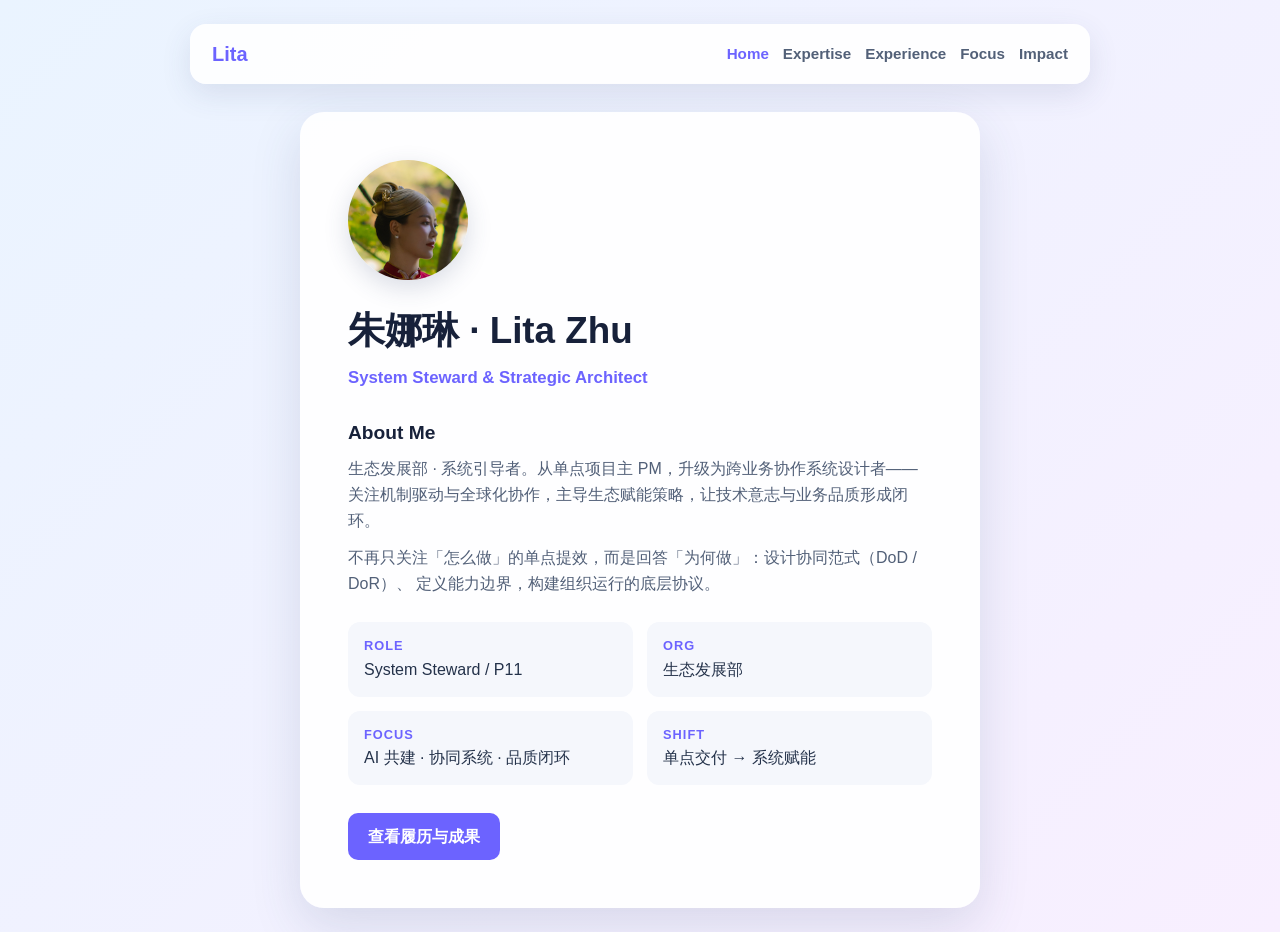
<file: index.html>
<!DOCTYPE html>
<html lang="zh-CN">
<head>
  <meta charset="UTF-8">
  <meta name="viewport" content="width=device-width, initial-scale=1.0">
  <title>Lita Zhu | System Steward</title>
  <link rel="stylesheet" href="style.css">
</head>
<body>
  <header class="site-header">
    <a class="brand" href="index.html">Lita</a>
    <nav class="menu" aria-label="Main navigation">
      <a href="index.html" class="active">Home</a>
      <a href="education.html">Expertise</a>
      <a href="working-experience.html">Experience</a>
      <a href="hobby.html">Focus</a>
      <a href="gallery.html">Impact</a>
    </nav>
  </header>

  <main class="profile-card">
    <img class="avatar" src="avatar.png" alt="朱娜琳 Lita Zhu">

    <h1>朱娜琳 · Lita Zhu</h1>
    <p class="tagline">System Steward &amp; Strategic Architect</p>

    <section class="about">
      <h2>About Me</h2>
      <p>
        生态发展部 · 系统引导者。从单点项目主 PM，升级为跨业务协作系统设计者——
        关注机制驱动与全球化协作，主导生态赋能策略，让技术意志与业务品质形成闭环。
      </p>
      <p>
        不再只关注「怎么做」的单点提效，而是回答「为何做」：设计协同范式（DoD / DoR）、
        定义能力边界，构建组织运行的底层协议。
      </p>
    </section>

    <section class="details" aria-label="Personal information">
      <div class="detail">
        <strong>Role</strong>
        System Steward / P11
      </div>
      <div class="detail">
        <strong>Org</strong>
        生态发展部
      </div>
      <div class="detail">
        <strong>Focus</strong>
        AI 共建 · 协同系统 · 品质闭环
      </div>
      <div class="detail">
        <strong>Shift</strong>
        单点交付 → 系统赋能
      </div>
    </section>

    <a class="contact" href="working-experience.html">查看履历与成果</a>
  </main>

  <script src="script.js"></script>
</body>
</html>
</file>
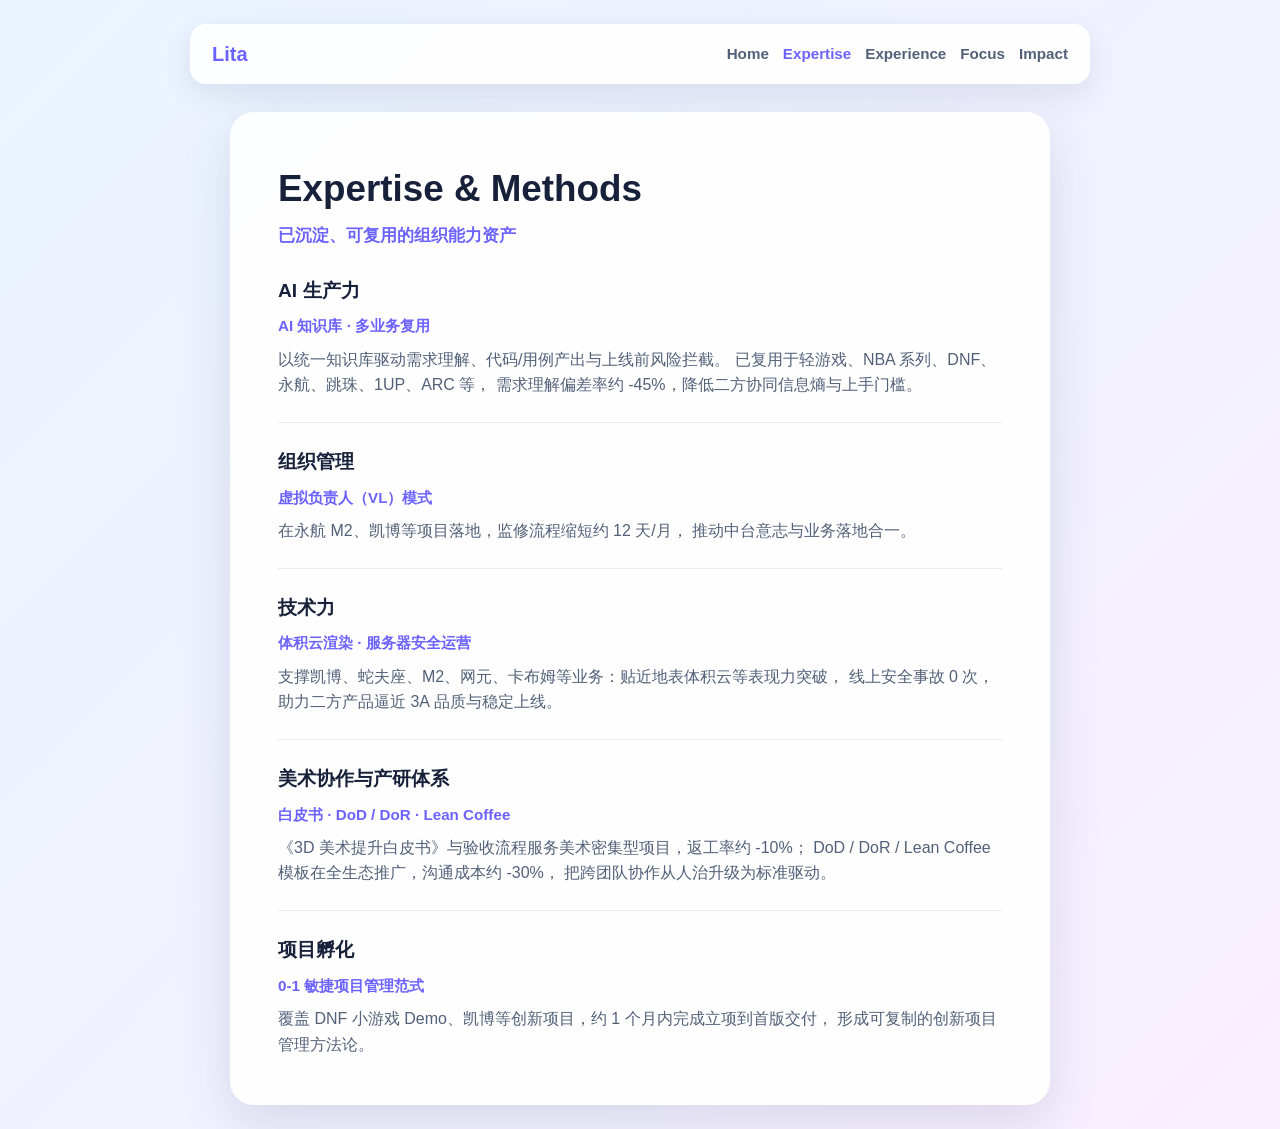
<file: education.html>
<!DOCTYPE html>
<html lang="zh-CN">
<head>
  <meta charset="UTF-8">
  <meta name="viewport" content="width=device-width, initial-scale=1.0">
  <title>Expertise | Lita Zhu</title>
  <link rel="stylesheet" href="style.css">
</head>
<body>
  <header class="site-header">
    <a class="brand" href="index.html">Lita</a>
    <nav class="menu" aria-label="Main navigation">
      <a href="index.html">Home</a>
      <a href="education.html" class="active">Expertise</a>
      <a href="working-experience.html">Experience</a>
      <a href="hobby.html">Focus</a>
      <a href="gallery.html">Impact</a>
    </nav>
  </header>

  <main class="content-card wide">
    <h1>Expertise &amp; Methods</h1>
    <p class="tagline">已沉淀、可复用的组织能力资产</p>

    <section class="entry">
      <h2>AI 生产力</h2>
      <p class="meta">AI 知识库 · 多业务复用</p>
      <p>
        以统一知识库驱动需求理解、代码/用例产出与上线前风险拦截。
        已复用于轻游戏、NBA 系列、DNF、永航、跳珠、1UP、ARC 等，
        需求理解偏差率约 -45%，降低二方协同信息熵与上手门槛。
      </p>
    </section>

    <section class="entry">
      <h2>组织管理</h2>
      <p class="meta">虚拟负责人（VL）模式</p>
      <p>
        在永航 M2、凯博等项目落地，监修流程缩短约 12 天/月，
        推动中台意志与业务落地合一。
      </p>
    </section>

    <section class="entry">
      <h2>技术力</h2>
      <p class="meta">体积云渲染 · 服务器安全运营</p>
      <p>
        支撑凯博、蛇夫座、M2、网元、卡布姆等业务：贴近地表体积云等表现力突破，
        线上安全事故 0 次，助力二方产品逼近 3A 品质与稳定上线。
      </p>
    </section>

    <section class="entry">
      <h2>美术协作与产研体系</h2>
      <p class="meta">白皮书 · DoD / DoR · Lean Coffee</p>
      <p>
        《3D 美术提升白皮书》与验收流程服务美术密集型项目，返工率约 -10%；
        DoD / DoR / Lean Coffee 模板在全生态推广，沟通成本约 -30%，
        把跨团队协作从人治升级为标准驱动。
      </p>
    </section>

    <section class="entry">
      <h2>项目孵化</h2>
      <p class="meta">0-1 敏捷项目管理范式</p>
      <p>
        覆盖 DNF 小游戏 Demo、凯博等创新项目，约 1 个月内完成立项到首版交付，
        形成可复制的创新项目管理方法论。
      </p>
    </section>
  </main>
</body>
</html>
</file>
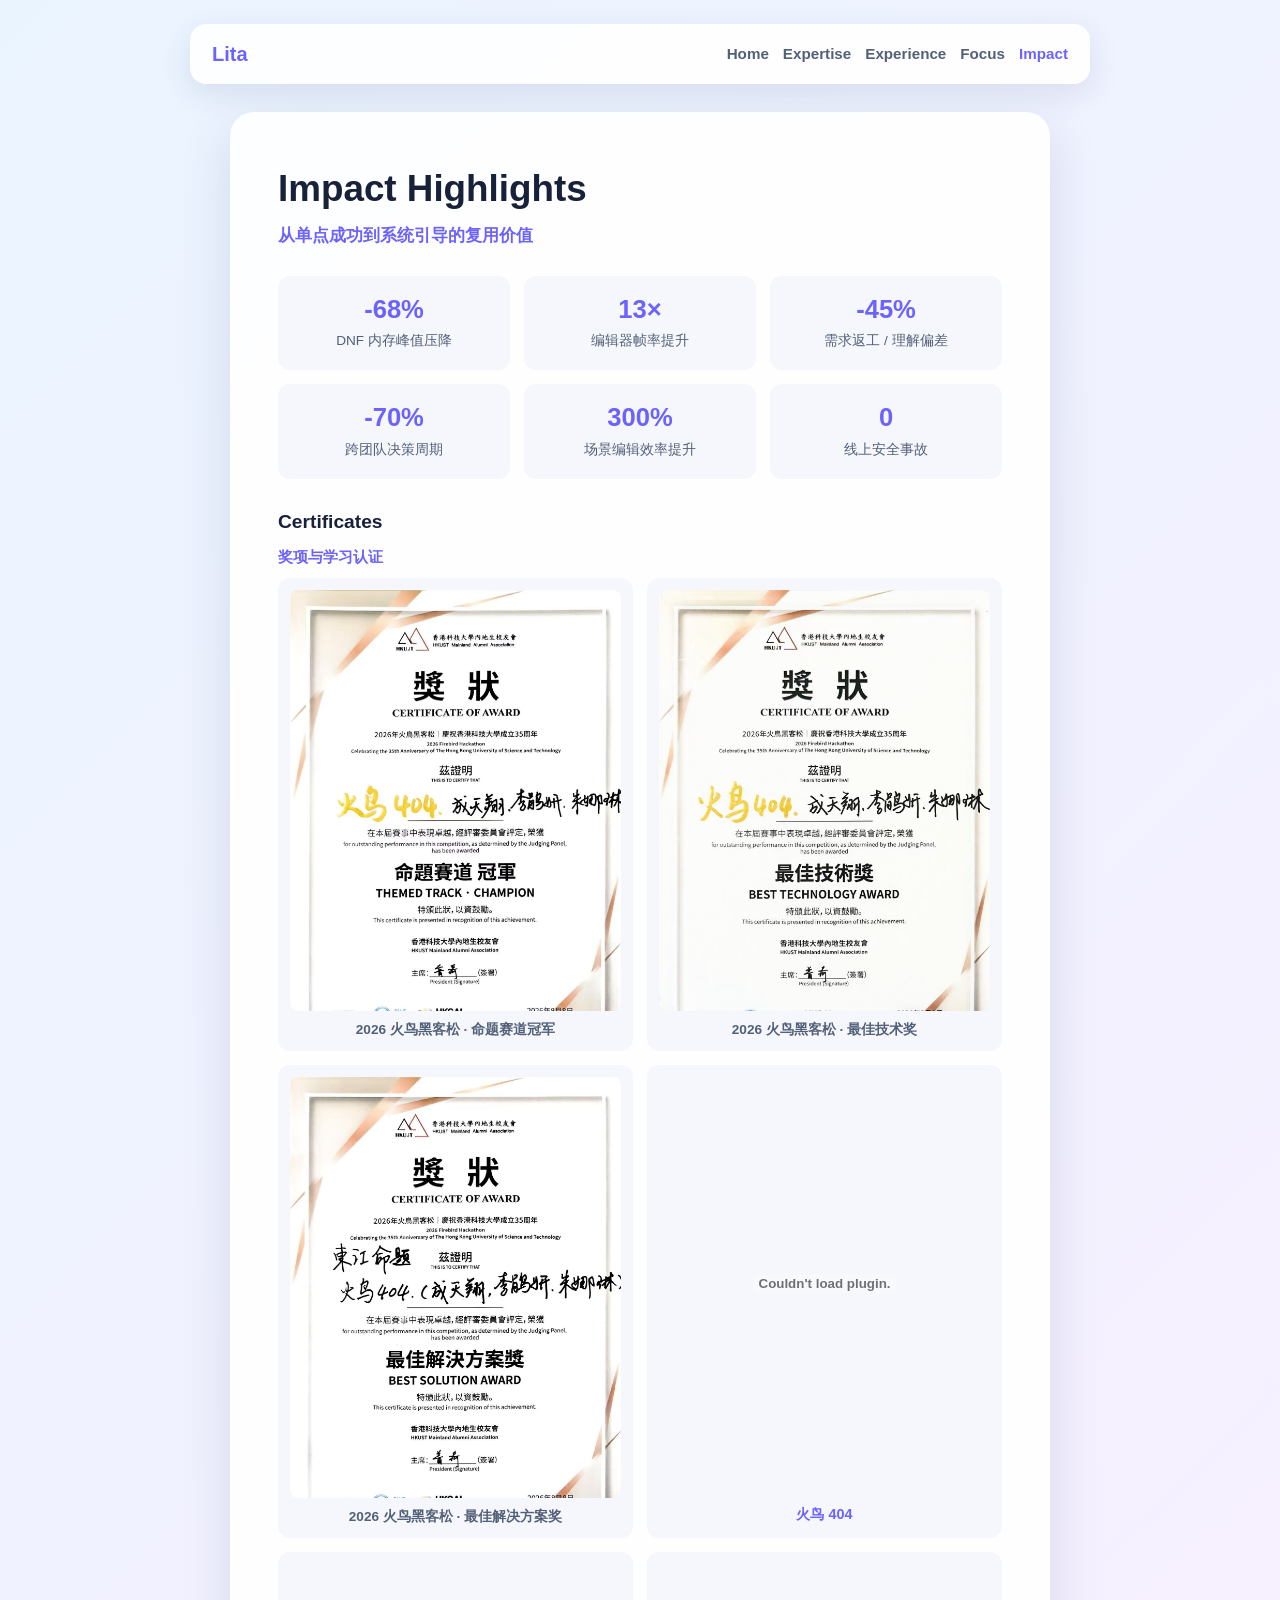
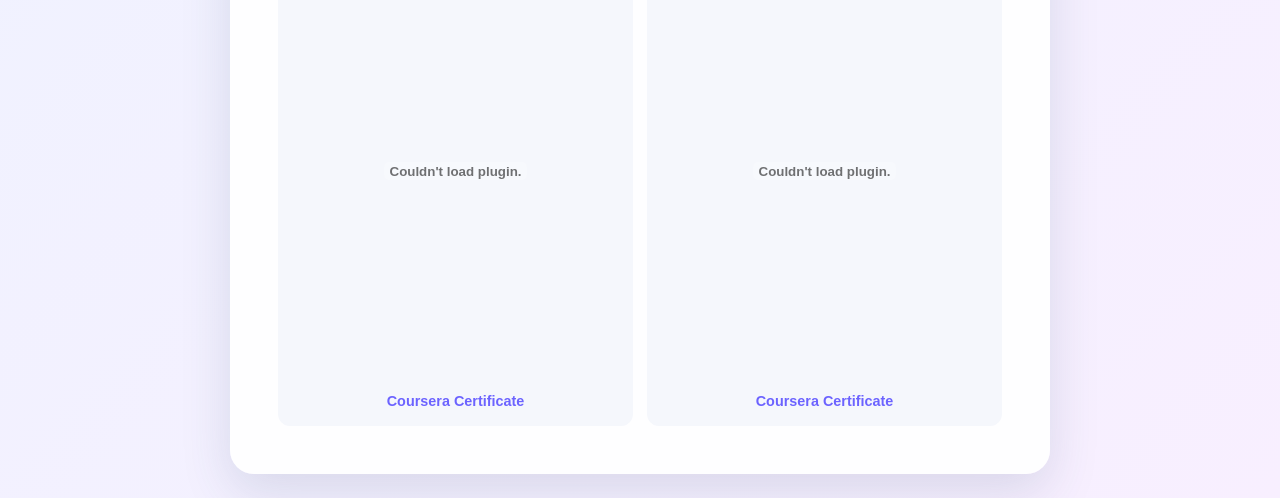
<file: gallery.html>
<!DOCTYPE html>
<html lang="zh-CN">
<head>
  <meta charset="UTF-8">
  <meta name="viewport" content="width=device-width, initial-scale=1.0">
  <title>Impact | Lita Zhu</title>
  <link rel="stylesheet" href="style.css">
</head>
<body>
  <header class="site-header">
    <a class="brand" href="index.html">Lita</a>
    <nav class="menu" aria-label="Main navigation">
      <a href="index.html">Home</a>
      <a href="education.html">Expertise</a>
      <a href="working-experience.html">Experience</a>
      <a href="hobby.html">Focus</a>
      <a href="gallery.html" class="active">Impact</a>
    </nav>
  </header>

  <main class="content-card wide">
    <h1>Impact Highlights</h1>
    <p class="tagline">从单点成功到系统引导的复用价值</p>

    <section class="metrics" aria-label="Key metrics">
      <div class="metric">
        <span class="metric-value">-68%</span>
        <span class="metric-label">DNF 内存峰值压降</span>
      </div>
      <div class="metric">
        <span class="metric-value">13×</span>
        <span class="metric-label">编辑器帧率提升</span>
      </div>
      <div class="metric">
        <span class="metric-value">-45%</span>
        <span class="metric-label">需求返工 / 理解偏差</span>
      </div>
      <div class="metric">
        <span class="metric-value">-70%</span>
        <span class="metric-label">跨团队决策周期</span>
      </div>
      <div class="metric">
        <span class="metric-value">300%</span>
        <span class="metric-label">场景编辑效率提升</span>
      </div>
      <div class="metric">
        <span class="metric-value">0</span>
        <span class="metric-label">线上安全事故</span>
      </div>
    </section>

    <section class="entry">
      <h2>Certificates</h2>
      <p class="meta">奖项与学习认证</p>
      <section class="gallery" aria-label="Certificate gallery">
        <figure class="gallery-item gallery-image">
          <a href="certificates/cert-03.jpg" target="_blank" rel="noopener">
            <img src="certificates/cert-03.jpg" alt="2026 火鸟黑客松 命题赛道冠军">
          </a>
          <figcaption>2026 火鸟黑客松 · 命题赛道冠军</figcaption>
        </figure>
        <figure class="gallery-item gallery-image">
          <a href="certificates/cert-01.jpg" target="_blank" rel="noopener">
            <img src="certificates/cert-01.jpg" alt="2026 火鸟黑客松 最佳技术奖">
          </a>
          <figcaption>2026 火鸟黑客松 · 最佳技术奖</figcaption>
        </figure>
        <figure class="gallery-item gallery-image">
          <a href="certificates/cert-02.jpg" target="_blank" rel="noopener">
            <img src="certificates/cert-02.jpg" alt="2026 火鸟黑客松 最佳解决方案奖">
          </a>
          <figcaption>2026 火鸟黑客松 · 最佳解决方案奖</figcaption>
        </figure>
        <figure class="gallery-item gallery-pdf">
          <embed src="certificates/huoniao-404.pdf" type="application/pdf" title="火鸟404">
          <figcaption>
            <a href="certificates/huoniao-404.pdf" target="_blank" rel="noopener">火鸟 404</a>
          </figcaption>
        </figure>
        <figure class="gallery-item gallery-pdf">
          <embed src="certificates/coursera-53VWNHU68UB8.pdf" type="application/pdf" title="Coursera certificate">
          <figcaption>
            <a href="certificates/coursera-53VWNHU68UB8.pdf" target="_blank" rel="noopener">Coursera Certificate</a>
          </figcaption>
        </figure>
        <figure class="gallery-item gallery-pdf">
          <embed src="certificates/coursera-DGWUFAAH8O69.pdf" type="application/pdf" title="Coursera certificate">
          <figcaption>
            <a href="certificates/coursera-DGWUFAAH8O69.pdf" target="_blank" rel="noopener">Coursera Certificate</a>
          </figcaption>
        </figure>
      </section>
    </section>
  </main>
</body>
</html>
</file>
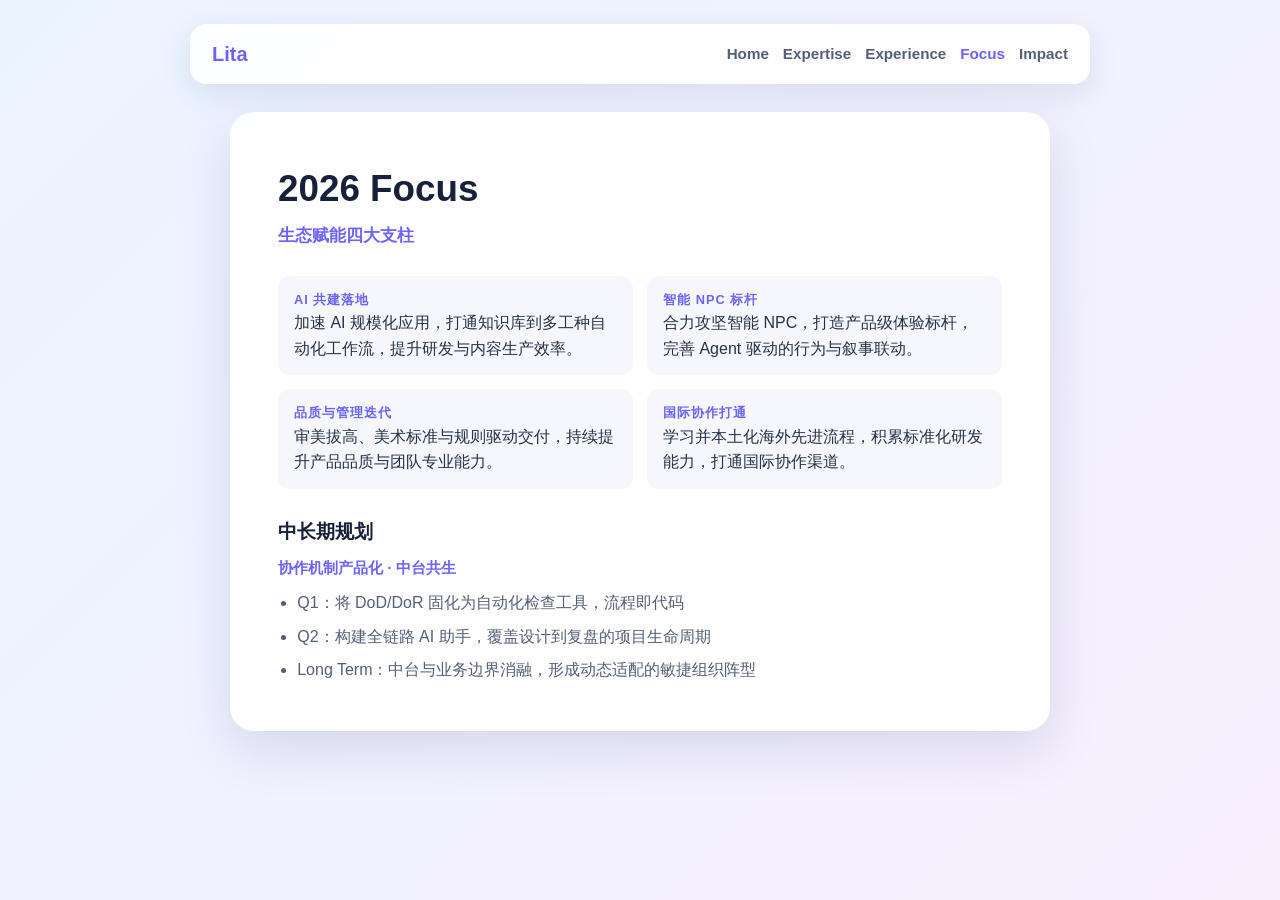
<file: hobby.html>
<!DOCTYPE html>
<html lang="zh-CN">
<head>
  <meta charset="UTF-8">
  <meta name="viewport" content="width=device-width, initial-scale=1.0">
  <title>Focus | Lita Zhu</title>
  <link rel="stylesheet" href="style.css">
</head>
<body>
  <header class="site-header">
    <a class="brand" href="index.html">Lita</a>
    <nav class="menu" aria-label="Main navigation">
      <a href="index.html">Home</a>
      <a href="education.html">Expertise</a>
      <a href="working-experience.html">Experience</a>
      <a href="hobby.html" class="active">Focus</a>
      <a href="gallery.html">Impact</a>
    </nav>
  </header>

  <main class="content-card wide">
    <h1>2026 Focus</h1>
    <p class="tagline">生态赋能四大支柱</p>

    <section class="details" aria-label="Focus pillars">
      <div class="detail">
        <strong>AI 共建落地</strong>
        加速 AI 规模化应用，打通知识库到多工种自动化工作流，提升研发与内容生产效率。
      </div>
      <div class="detail">
        <strong>智能 NPC 标杆</strong>
        合力攻坚智能 NPC，打造产品级体验标杆，完善 Agent 驱动的行为与叙事联动。
      </div>
      <div class="detail">
        <strong>品质与管理迭代</strong>
        审美拔高、美术标准与规则驱动交付，持续提升产品品质与团队专业能力。
      </div>
      <div class="detail">
        <strong>国际协作打通</strong>
        学习并本土化海外先进流程，积累标准化研发能力，打通国际协作渠道。
      </div>
    </section>

    <section class="entry">
      <h2>中长期规划</h2>
      <p class="meta">协作机制产品化 · 中台共生</p>
      <ul class="bullet-list">
        <li>Q1：将 DoD/DoR 固化为自动化检查工具，流程即代码</li>
        <li>Q2：构建全链路 AI 助手，覆盖设计到复盘的项目生命周期</li>
        <li>Long Term：中台与业务边界消融，形成动态适配的敏捷组织阵型</li>
      </ul>
    </section>
  </main>
</body>
</html>
</file>
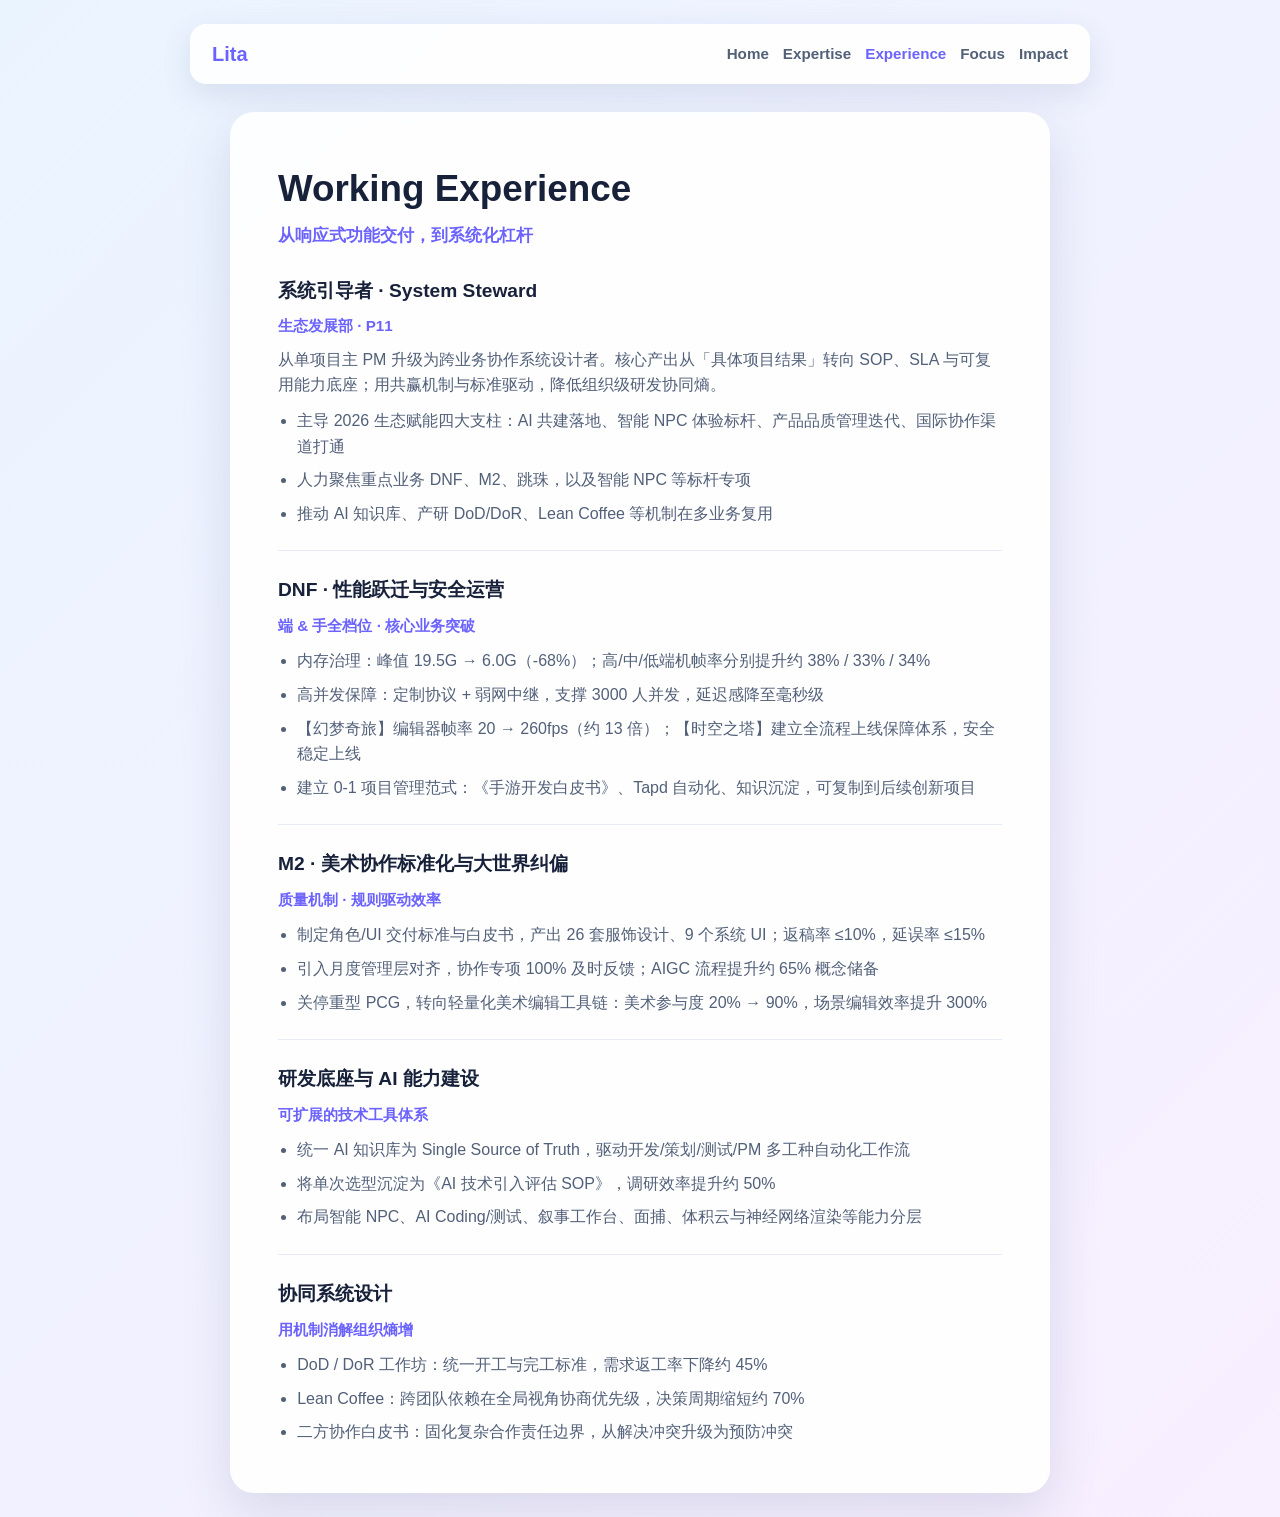
<file: working-experience.html>
<!DOCTYPE html>
<html lang="zh-CN">
<head>
  <meta charset="UTF-8">
  <meta name="viewport" content="width=device-width, initial-scale=1.0">
  <title>Experience | Lita Zhu</title>
  <link rel="stylesheet" href="style.css">
</head>
<body>
  <header class="site-header">
    <a class="brand" href="index.html">Lita</a>
    <nav class="menu" aria-label="Main navigation">
      <a href="index.html">Home</a>
      <a href="education.html">Expertise</a>
      <a href="working-experience.html" class="active">Experience</a>
      <a href="hobby.html">Focus</a>
      <a href="gallery.html">Impact</a>
    </nav>
  </header>

  <main class="content-card wide">
    <h1>Working Experience</h1>
    <p class="tagline">从响应式功能交付，到系统化杠杆</p>

    <section class="entry">
      <h2>系统引导者 · System Steward</h2>
      <p class="meta">生态发展部 · P11</p>
      <p>
        从单项目主 PM 升级为跨业务协作系统设计者。核心产出从「具体项目结果」转向
        SOP、SLA 与可复用能力底座；用共赢机制与标准驱动，降低组织级研发协同熵。
      </p>
      <ul class="bullet-list">
        <li>主导 2026 生态赋能四大支柱：AI 共建落地、智能 NPC 体验标杆、产品品质管理迭代、国际协作渠道打通</li>
        <li>人力聚焦重点业务 DNF、M2、跳珠，以及智能 NPC 等标杆专项</li>
        <li>推动 AI 知识库、产研 DoD/DoR、Lean Coffee 等机制在多业务复用</li>
      </ul>
    </section>

    <section class="entry">
      <h2>DNF · 性能跃迁与安全运营</h2>
      <p class="meta">端 &amp; 手全档位 · 核心业务突破</p>
      <ul class="bullet-list">
        <li>内存治理：峰值 19.5G → 6.0G（-68%）；高/中/低端机帧率分别提升约 38% / 33% / 34%</li>
        <li>高并发保障：定制协议 + 弱网中继，支撑 3000 人并发，延迟感降至毫秒级</li>
        <li>【幻梦奇旅】编辑器帧率 20 → 260fps（约 13 倍）；【时空之塔】建立全流程上线保障体系，安全稳定上线</li>
        <li>建立 0-1 项目管理范式：《手游开发白皮书》、Tapd 自动化、知识沉淀，可复制到后续创新项目</li>
      </ul>
    </section>

    <section class="entry">
      <h2>M2 · 美术协作标准化与大世界纠偏</h2>
      <p class="meta">质量机制 · 规则驱动效率</p>
      <ul class="bullet-list">
        <li>制定角色/UI 交付标准与白皮书，产出 26 套服饰设计、9 个系统 UI；返稿率 ≤10%，延误率 ≤15%</li>
        <li>引入月度管理层对齐，协作专项 100% 及时反馈；AIGC 流程提升约 65% 概念储备</li>
        <li>关停重型 PCG，转向轻量化美术编辑工具链：美术参与度 20% → 90%，场景编辑效率提升 300%</li>
      </ul>
    </section>

    <section class="entry">
      <h2>研发底座与 AI 能力建设</h2>
      <p class="meta">可扩展的技术工具体系</p>
      <ul class="bullet-list">
        <li>统一 AI 知识库为 Single Source of Truth，驱动开发/策划/测试/PM 多工种自动化工作流</li>
        <li>将单次选型沉淀为《AI 技术引入评估 SOP》，调研效率提升约 50%</li>
        <li>布局智能 NPC、AI Coding/测试、叙事工作台、面捕、体积云与神经网络渲染等能力分层</li>
      </ul>
    </section>

    <section class="entry">
      <h2>协同系统设计</h2>
      <p class="meta">用机制消解组织熵增</p>
      <ul class="bullet-list">
        <li>DoD / DoR 工作坊：统一开工与完工标准，需求返工率下降约 45%</li>
        <li>Lean Coffee：跨团队依赖在全局视角协商优先级，决策周期缩短约 70%</li>
        <li>二方协作白皮书：固化复杂合作责任边界，从解决冲突升级为预防冲突</li>
      </ul>
    </section>
  </main>
</body>
</html>
</file>
<file: style.css>
* {
  box-sizing: border-box;
  margin: 0;
  padding: 0;
}

body {
  min-height: 100vh;
  display: flex;
  flex-direction: column;
  align-items: center;
  gap: 28px;
  padding: 24px;
  color: #24324a;
  font-family: Arial, sans-serif;
  line-height: 1.6;
  background: linear-gradient(135deg, #eaf4ff, #f8efff);
}

.site-header {
  width: 100%;
  max-width: 900px;
  display: flex;
  align-items: center;
  justify-content: space-between;
  gap: 16px;
  padding: 14px 22px;
  background: rgba(255, 255, 255, 0.92);
  border-radius: 16px;
  box-shadow: 0 10px 30px rgba(55, 72, 112, 0.12);
}

.brand {
  color: #6c63ff;
  font-size: 1.25rem;
  font-weight: bold;
  text-decoration: none;
}

.menu {
  display: flex;
  flex-wrap: wrap;
  justify-content: flex-end;
  gap: 6px 14px;
}

.menu a {
  color: #526078;
  font-size: 0.95rem;
  font-weight: bold;
  text-decoration: none;
  transition: color 0.2s;
}

.menu a:hover,
.menu a.active {
  color: #6c63ff;
}

.profile-card,
.content-card {
  width: 100%;
  max-width: 680px;
  padding: 48px;
  background: rgba(255, 255, 255, 0.92);
  border-radius: 24px;
  box-shadow: 0 18px 50px rgba(55, 72, 112, 0.15);
}

.content-card.wide {
  max-width: 820px;
}

.about p + p {
  margin-top: 12px;
}

.bullet-list {
  margin-top: 10px;
  padding-left: 1.2em;
  color: #526078;
}

.bullet-list li + li {
  margin-top: 8px;
}

.metrics {
  display: grid;
  grid-template-columns: repeat(3, 1fr);
  gap: 14px;
  margin-bottom: 28px;
}

.metric {
  display: flex;
  flex-direction: column;
  gap: 6px;
  padding: 18px 16px;
  background: #f5f7fc;
  border-radius: 12px;
  text-align: center;
}

.metric-value {
  color: #6c63ff;
  font-size: 1.6rem;
  font-weight: bold;
  line-height: 1.2;
}

.metric-label {
  color: #526078;
  font-size: 0.85rem;
}

.avatar {
  width: 120px;
  height: 120px;
  display: block;
  margin-bottom: 22px;
  object-fit: cover;
  object-position: center top;
  border-radius: 50%;
  box-shadow: 0 8px 24px rgba(55, 72, 112, 0.18);
}

h1 {
  color: #17213a;
  font-size: 2.3rem;
}

.tagline {
  margin: 4px 0 26px;
  color: #6c63ff;
  font-size: 1.05rem;
  font-weight: bold;
}

h2 {
  margin-bottom: 8px;
  color: #17213a;
  font-size: 1.2rem;
}

.about {
  margin-bottom: 26px;
  color: #526078;
}

.details {
  display: grid;
  grid-template-columns: repeat(2, 1fr);
  gap: 14px;
  margin-bottom: 28px;
}

.detail {
  padding: 14px 16px;
  background: #f5f7fc;
  border-radius: 12px;
}

.detail strong {
  display: block;
  color: #6c63ff;
  font-size: 0.8rem;
  text-transform: uppercase;
  letter-spacing: 0.08em;
}

.entry {
  margin-bottom: 24px;
  padding-bottom: 24px;
  border-bottom: 1px solid #e6ebf5;
  color: #526078;
}

.entry:last-child {
  margin-bottom: 0;
  padding-bottom: 0;
  border-bottom: none;
}

.meta {
  margin-bottom: 8px;
  color: #6c63ff;
  font-size: 0.95rem;
  font-weight: bold;
}

.gallery {
  display: grid;
  grid-template-columns: repeat(2, 1fr);
  gap: 14px;
}

.gallery-item {
  display: grid;
  place-items: center;
  aspect-ratio: 1;
  color: #6c63ff;
  font-weight: bold;
  background: #f5f7fc;
  border-radius: 12px;
  text-decoration: none;
  overflow: hidden;
}

.gallery-image {
  grid-template-rows: 1fr auto;
  aspect-ratio: 3 / 4;
  padding: 12px;
  gap: 10px;
}

.gallery-image a {
  display: block;
  width: 100%;
  height: 100%;
  overflow: hidden;
  border-radius: 8px;
}

.gallery-image img {
  width: 100%;
  height: 100%;
  object-fit: cover;
  object-position: center top;
  display: block;
}

.gallery-image figcaption {
  color: #526078;
  font-size: 0.85rem;
  font-weight: bold;
  text-align: center;
  line-height: 1.35;
}

.gallery-pdf {
  grid-template-rows: 1fr auto;
  aspect-ratio: 3 / 4;
  padding: 12px;
  gap: 10px;
}

.gallery-pdf embed {
  width: 100%;
  height: 100%;
  border: none;
  border-radius: 8px;
}

.gallery-pdf a {
  color: #6c63ff;
  font-size: 0.9rem;
  font-weight: bold;
  text-decoration: none;
}

.gallery-pdf a:hover {
  text-decoration: underline;
}

.contact {
  display: inline-block;
  padding: 11px 20px;
  color: white;
  font-weight: bold;
  text-decoration: none;
  background: #6c63ff;
  border-radius: 10px;
  transition: transform 0.2s, background 0.2s;
}

.contact:hover {
  background: #554de8;
  transform: translateY(-2px);
}

@media (max-width: 700px) {
  .site-header {
    flex-direction: column;
    align-items: flex-start;
  }

  .menu {
    justify-content: flex-start;
  }
}

@media (max-width: 560px) {
  .profile-card,
  .content-card {
    padding: 30px 24px;
  }

  .details,
  .gallery,
  .metrics {
    grid-template-columns: 1fr;
  }

  h1 {
    font-size: 1.9rem;
  }
}

@media (min-width: 561px) and (max-width: 700px) {
  .metrics {
    grid-template-columns: repeat(2, 1fr);
  }
}
</file>
